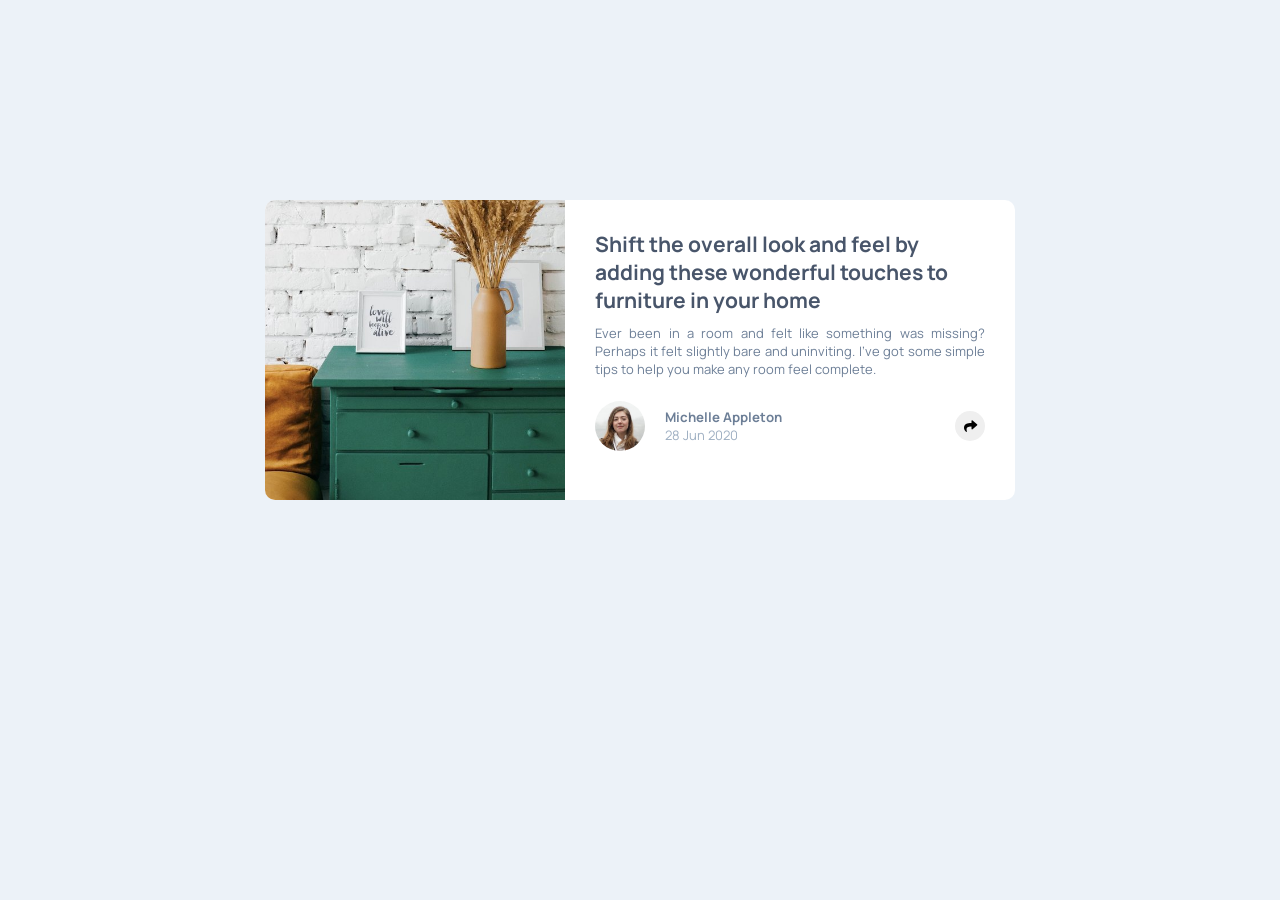
<file: Front_end/article-preview-component-master/index_challenge1.html>
<!DOCTYPE html>
<html lang="en">
<head>
  <meta charset="UTF-8">
  <meta name="viewport" content="width=device-width, initial-scale=1.0"> <!-- displays site properly based on user's device -->

  <link rel="icon" type="image/png" sizes="32x32" href="./images/favicon-32x32.png">
  
  <title>Challenge Nº 1 | Article preview component</title>
  <link rel="stylesheet" href="./index_challenge1.css"/>
  <link rel="stylesheet" href="https://cdnjs.cloudflare.com/ajax/libs/font-awesome/5.15.1/css/all.min.css" integrity="sha512-+4zCK9k+qNFUR5X+cKL9EIR+ZOhtIloNl9GIKS57V1MyNsYpYcUrUeQc9vNfzsWfV28IaLL3i96P9sdNyeRssA==" crossorigin="anonymous" />

</head>
<body>

  <div class="contenedor">
    <div class="contenedor__img">
    </div>
    <div class="contenedor__information">
      <div class="contenedor__h3">
        <h3>Shift the overall look and feel by adding these wonderful 
          touches to furniture in your home</h3>
      </div>
      <div class="contenedor__p"> 
        <p>Ever been in a room and felt like something was missing? Perhaps it felt slightly bare and uninviting. I’ve got some simple tips to help you make any room feel complete.</p>
      </div>
    <div class="contenedor__user">
        <div class="contenedor__datos">
          <div class="contenedor__user-foto">
            <img src="./images/avatar-michelle.jpg" alt="imagen-user" class="contenedor__img-user"/>
          </div>
          <div class="contenedor__datos-user">
            <h5>Michelle Appleton</h5>
            <p>28 Jun 2020</p>
          </div>
       </div>
        <button>
          <i class="fas fa-share"></i>
        </button>
        
      </div>
    </div>
  </div>

</body>
</html>
</file>
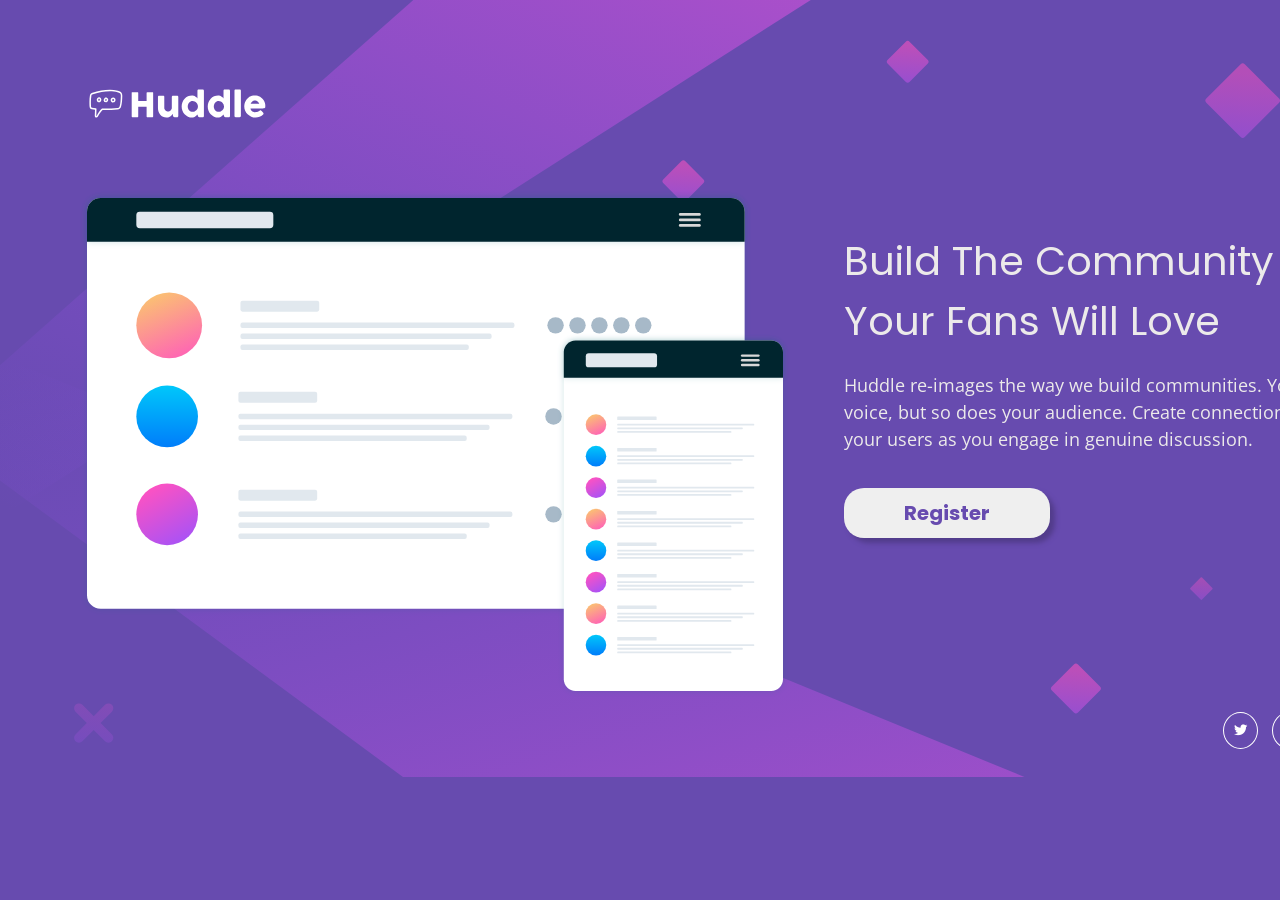
<file: Front_end/huddle-landing-page-with-single-introductory-section-master/index_challenge2.html>
<!DOCTYPE html>
<html lang="en">
<head>
  <meta charset="UTF-8">
  <meta name="viewport" content="width=device-width, initial-scale=1.0"> <!-- displays site properly based on user's device -->

  <link rel="icon" type="image/png" sizes="32x32" href="./images/favicon-32x32.png">
  
  <title>Challenge Nº 2 | Huddle landing page with single introductory section</title>
 <link rel="stylesheet" href="./index_challenge2.css"/>
 <link rel="stylesheet" href="https://cdnjs.cloudflare.com/ajax/libs/font-awesome/5.15.1/css/all.min.css"
    integrity="sha512-+4zCK9k+qNFUR5X+cKL9EIR+ZOhtIloNl9GIKS57V1MyNsYpYcUrUeQc9vNfzsWfV28IaLL3i96P9sdNyeRssA=="
    crossorigin="anonymous" />
</head>
<body>
  <header>
    <img src="./images/logo.svg" alt="logo"/>
  </header>
  <div class="contenedor">
    <img src="./images/illustration-mockups.svg" alt="logo" class="contenedor__imagen"/>
    <div class="contenedor__texto">
      <h1>
        Build The Community Your Fans Will Love
      </h1>
      <p>
        Huddle re-images the way we build communities. You have a voice, but so does your audience. Create connections with your users as you engage in genuine discussion.
      </p>
      <button>
        <a href=#>Register</a>
      </button>
    </div>
  </div>

  <footer class="footer">
    <button class="footer__icon">
      <i class="fab fa-twitter"></i>
    </button>
    <button class="footer__icon">
      <i class="fab fa-instagram"></i>
    </button>
    <button class="footer__icon">
      <i class="fab fa-facebook"></i>
    </button>
  </footer>


</body>
</html>
</file>
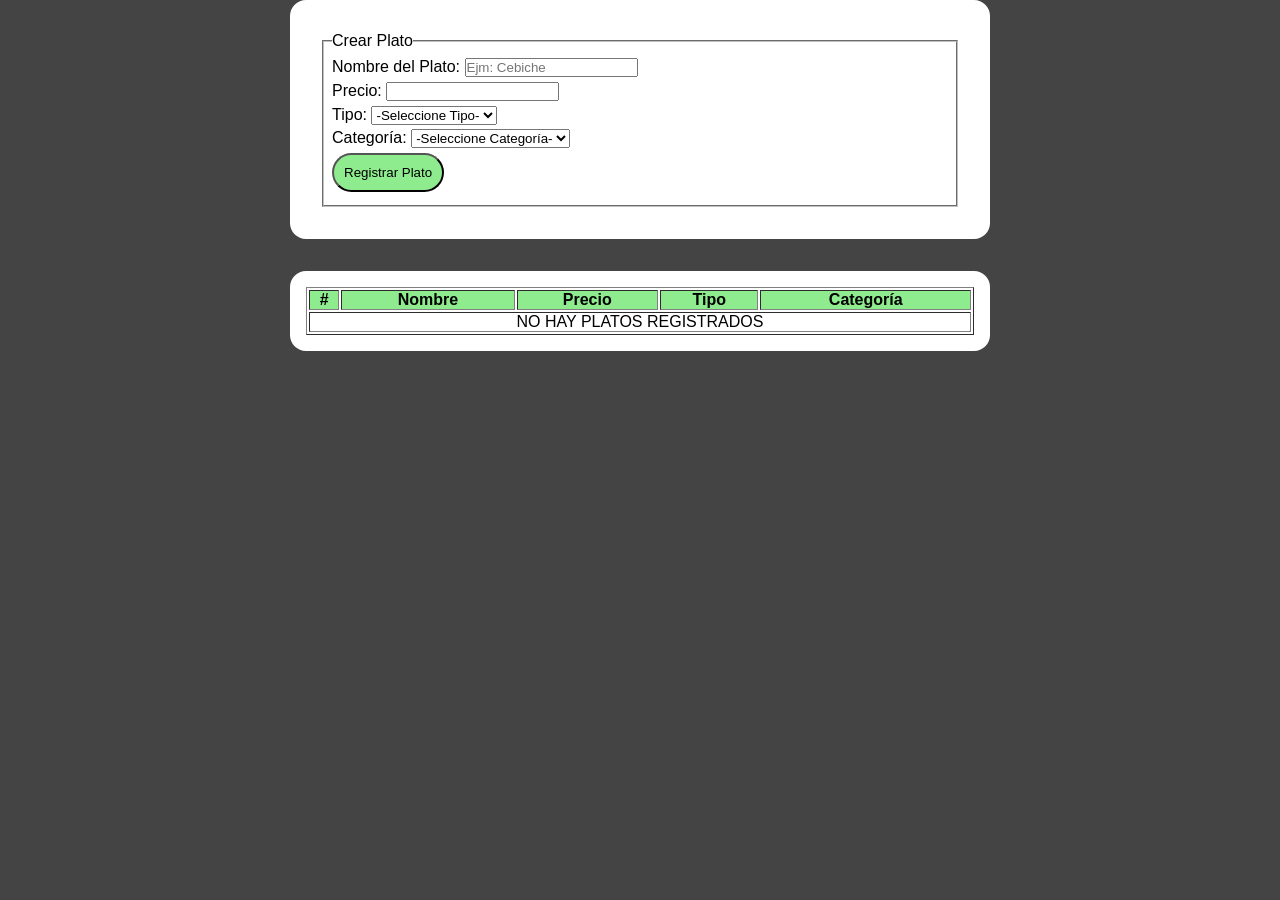
<file: Front_end/Javascript/eventos-forms2.html>
<!DOCTYPE html>
<html lang="en">

<head>
  <meta charset="UTF-8">
  <meta name="viewport" content="width=device-width, initial-scale=1.0">
  <title>Document</title>
  <style>
    * {
      margin: 0;
      box-sizing: border-box;
      padding: 0;
    }

    body {
      background-color: #444;
      font-family: sans-serif;
    }

    form {
      background-color: white;
      padding: 2em;
      max-width: 700px;
      margin: 0 auto;
      border-radius: 1em;
    }

    fieldset {
      padding: 0.5em;
      
    }

    p {
      margin-bottom: 0.3em;
    }

    .errorFormulario {
      border: 4px solid crimson;
    }

    .contenedor {
      background-color: white;
      padding: 1em;
      text-align: center;
      max-width: 700px;
      margin: 2em auto 0 auto;
      border-radius: 1em;
    }

    table {
      width: 100%;
    }

    #formRegistro{
      border-radius: 50px;
      padding: 10px;
      background-color: rgb(142, 235, 142);
    }

    thead{
      
      background-color: rgb(142, 235, 142);
    }
  </style>
</head>

<body>

  <form id="formPlatos">
    <fieldset>
      <legend>Crear Plato</legend>
      <p>
        <label for="">Nombre del Plato:</label>
        <input type="text" id="inputNombre" placeholder="Ejm: Cebiche">
      </p>
      <p>
        <label for="">Precio:</label>
        <input type="number" id="inputPrecio">
      </p>
      <p>
        <label for="">Tipo:</label>
        <select name="" id="selectTipo">
          <option value="0">-Seleccione Tipo-</option>
        </select>
      </p>
      <p>
        <label for="">Categoría:</label>
        <select name="" id="selectCategoria">
          <option value="0">-Seleccione Categoría-</option>
        </select>
      </p>
      <p>
        <button id="formRegistro" type="submit">Registrar Plato</button>
      </p>

    </fieldset>
  </form>
  <section class="contenedor">
    <table border="1">
      <thead>
        <tr>
          <th>#</th>
          <th>Nombre</th>
          <th>Precio</th>
          <th>Tipo</th>
          <th>Categoría</th>
        </tr>
      </thead>
      <tbody id="tbody">
        <tr>
          <td colspan="5">NO HAY PLATOS REGISTRADOS</td>
        </tr>
      </tbody>
    </table>
  </section>


  <script src="./eventos-forms2.js"></script>
</body>

</html>
</file>
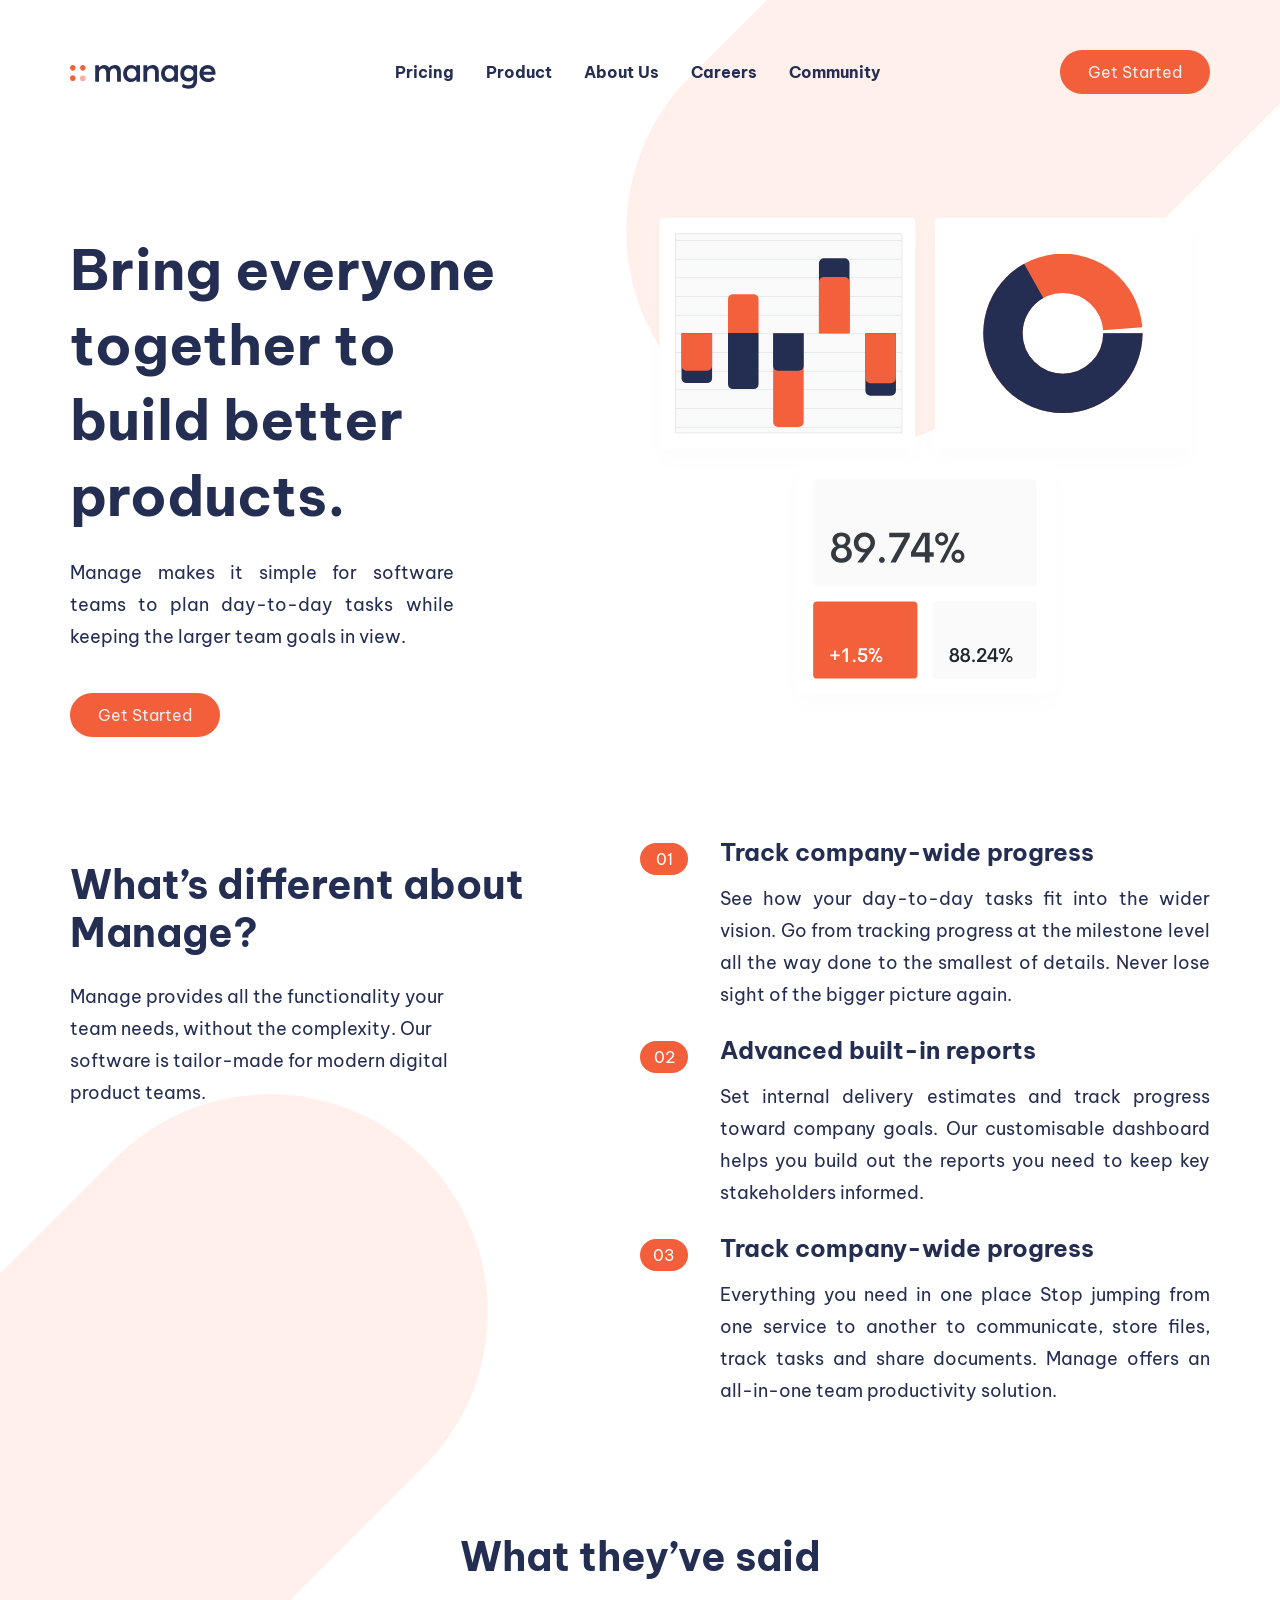
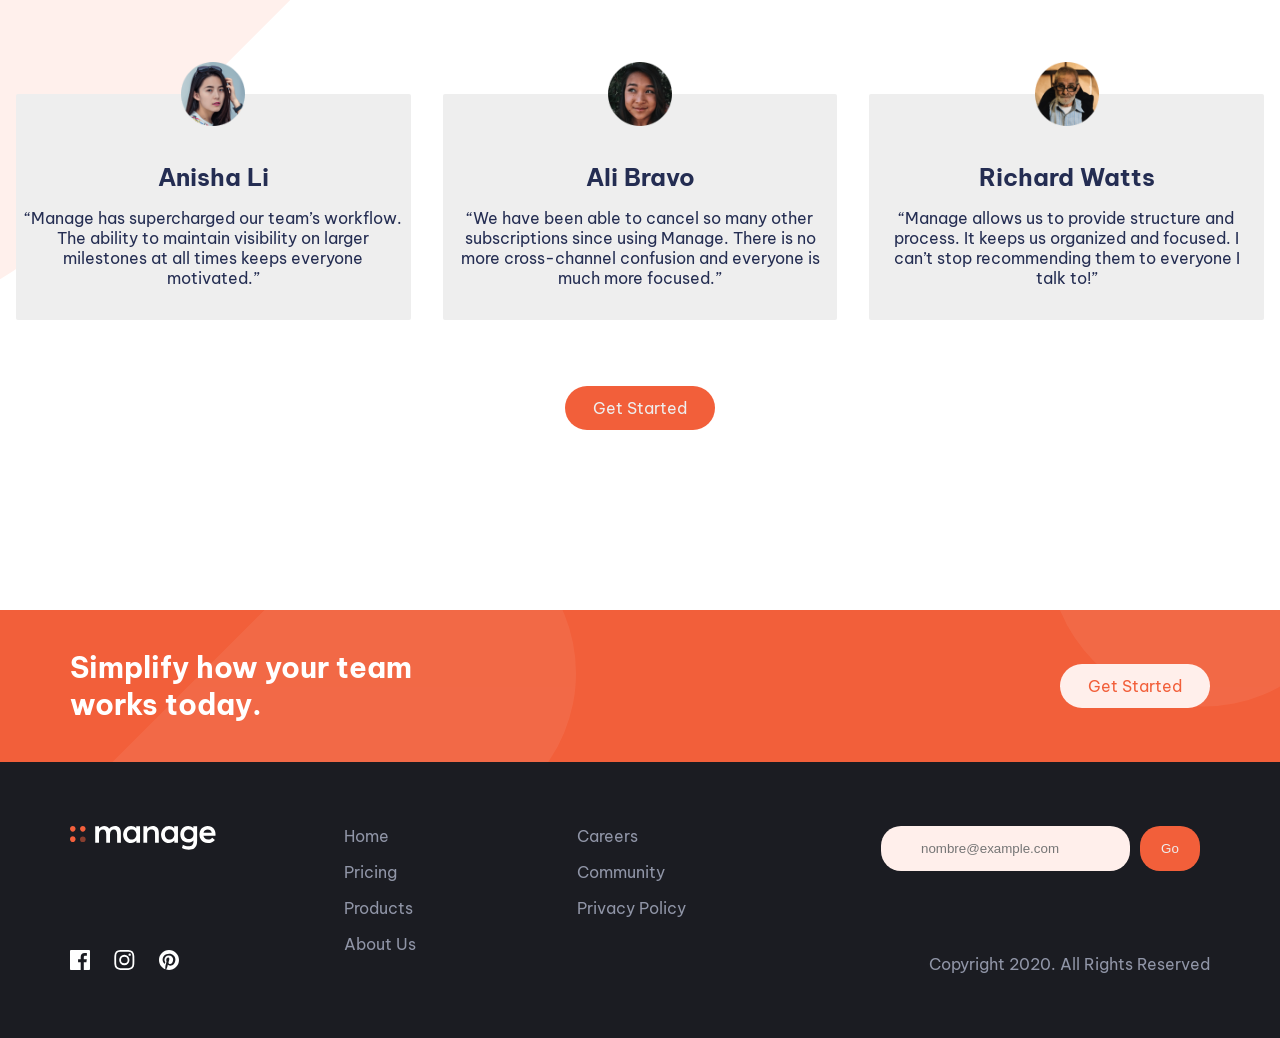
<file: Front_end/manage-landing-page-master/index_challenge3.html>
<!DOCTYPE html>
<html lang="en">
<head>
  <meta charset="UTF-8">
  <meta name="viewport" content="width=device-width, initial-scale=1.0"> <!-- displays site properly based on user's device -->

  <link rel="icon" type="image/png" sizes="32x32" href="./images/favicon-32x32.png">
  
  <title>Challenge Nº 3 | Manage landing page</title>

  <link rel="stylesheet" href="./css/estilo_challenge3.css"/>

  <!-- Feel free to remove these styles or customise in your own stylesheet 👍 -->
  <style>
    .attribution { font-size: 11px; text-align: center; }
    .attribution a { color: hsl(228, 45%, 44%); }
  </style>
</head>
<body>

  <header class="header">
    <figure class="header__logo">
      <img src="./images/logo.svg" alt="logo"/>
    </figure>
    <nav class="header__nav">
      <ul class="header__list">
        <li class="header__item"><a href="#" class="header__link">Pricing</a></li>
        <li class="header__item"><a href="#" class="header__link">Product</a></li>
        <li class="header__item"><a href="#" class="header__link">About Us</a></li>
        <li class="header__item"><a href="#" class="header__link">Careers</a></li>
        <li class="header__item"><a href="#" class="header__link">Community</a></li>
      </ul>
    </nav>
    <div class="header__button">
      <a class="btn" href="#">
        Get Started
      </a>
    </div>
    <figure class="header__menu">
      <img src="./images/icon-hamburger.svg" alt="">
    </figure>
  </header>
  <main class="main">
    <div class="fila">
      <div class="columna">
        <h1 class="columna__h1">
          Bring everyone together to build better products.
        </h1>
        <p class="columna__p" >
          Manage makes it simple for software teams to plan day-to-day tasks while keeping the larger team goals in view.

        </p>

        <div class="columna__button">
          <a class="btn" href="#">
            Get Started
          </a>
        </div>
      </div>
      <div class="columna">
        <figure class="main__banner">
          <img src="./images/illustration-intro.svg" alt=""/>
        </figure>
      </div>

      <div class="columna list">

        <h2 class="columna__h2">
          What’s different about Manage?
          
        </h2>

        <p class="columna__p2">
          Manage provides all the functionality your team needs, without the complexity. Our software is tailor-made for modern digital product teams. 
          
        </p>

        
      </div>

      <div class="columna list">
        <div class="media">
          <p class="media__number">01</p>
          <h4 class="media__title">Track company-wide progress</h4>
          <p class="media__text">
            See how your day-to-day tasks fit into the wider vision. Go from tracking progress at the milestone level all the way done to the smallest of details. Never lose sight of the bigger picture again.</p>
        </div>
        <div class="media">
          <p class="media__number">02</p>
          <h4 class="media__title">Advanced built-in reports</h4>
          <p class="media__text">
            Set internal delivery estimates and track progress toward company goals. Our customisable dashboard helps you build out the reports you need to keep key stakeholders informed.</p>
        </div>
        <div class="media">
          <p class="media__number">03</p>
          <h4 class="media__title">Track company-wide progress</h4>
          <p class="media__text">
            Everything you need in one place
            Stop jumping from one service to another to communicate, store files, track tasks and share documents. Manage offers an all-in-one team 
            productivity solution.</p>
        </div>

      </div>
      

      </div>
    </div>
  </main>
  <section class="comments">
    <h2 class="comments__title">
      What they’ve said
    </h2>
    <div class="comments__container">

      <div class="comment">
        <div class="comment__box">
          <figure class="comment__img">
            <img src="images/avatar-anisha.png">
        </figure>
        <h4 class="comment__name">
          Anisha Li
        </h4>
        <p class="comment__text">
          “Manage has supercharged our team’s workflow. The ability to maintain visibility on larger milestones at all times keeps everyone motivated.”
        </p>
        </div>
         
      </div>

      <div class="comment">
        <div class="comment__box">
          <figure class="comment__img">
            <img src="images/avatar-ali.png">
        </figure>
        <h4 class="comment__name">
          Ali Bravo
        </h4>
        <p class="comment__text">
          “We have been able to cancel so many other subscriptions since using Manage. There is no more cross-channel confusion and everyone is much 
          more focused.”
        </p>

        </div>
          
      </div>

      <div class="comment">
        <div class="comment__box">
          <figure class="comment__img">
            <img src="images/avatar-richard.png">
        </figure>
        <h4 class="comment__name">
          Richard Watts
        </h4>
        <p class="comment__text">
          “Manage allows us to provide structure and process. It keeps us organized and focused. I can’t stop recommending them to everyone I talk to!”
        </p>

        </div>
          
      </div>

    </div>
    <div class="comments__button">
      <a class="btn" href="#">Get Started</a>

    </div>
  

  </section>
 
  <footer class="footer">
    <section class="footer__title">
      <div class="wrapper title">
        <h3>
          Simplify how your team <br> works today.
        </h3>
        <a class="btn footer__button" href="#">Get Started</a>
      </div>

    </section>

    <section class="footer__info">
      <div class="wrapper info">
        <div class="footer__logo">
          <figure class="footer__img">
            <img src="./images/logo1.svg" alt="logo"/>
          </figure>
          <div class="footer__social">
            <img src="./images/icon-facebook.svg" alt=""/>
            <img src="./images/icon-instagram.svg" alt=""/>
            <img src="./images/icon-pinterest.svg" alt=""/>
          </div>
        </div>
        <ul class="footer__list">
          <li class="footer__item"><a href="" class="footer__link">Home</a></li>
          <li class="footer__item"><a href="" class="footer__link"> Pricing</a></li>
          <li class="footer__item"><a href="" class="footer__link">Products</a></li>
          <li class="footer__item"><a href="" class="footer__link">About Us</a></li>
          <li class="footer__item"><a href="" class="footer__link">Careers</a></li>
          <li class="footer__item"><a href="" class="footer__link">Community</a></li>
          <li class="footer__item"><a href="" class="footer__link">Privacy Policy</a></li>

        </ul>
        <form class="footer__form">
          <input type="email" placeholder="nombre@example.com">
          <button type="submit">Go</button>
          <span>Copyright 2020. All Rights Reserved</span>
        </form>
      </div>
    </section>

  </footer>
  
</body>
</html>
</file>
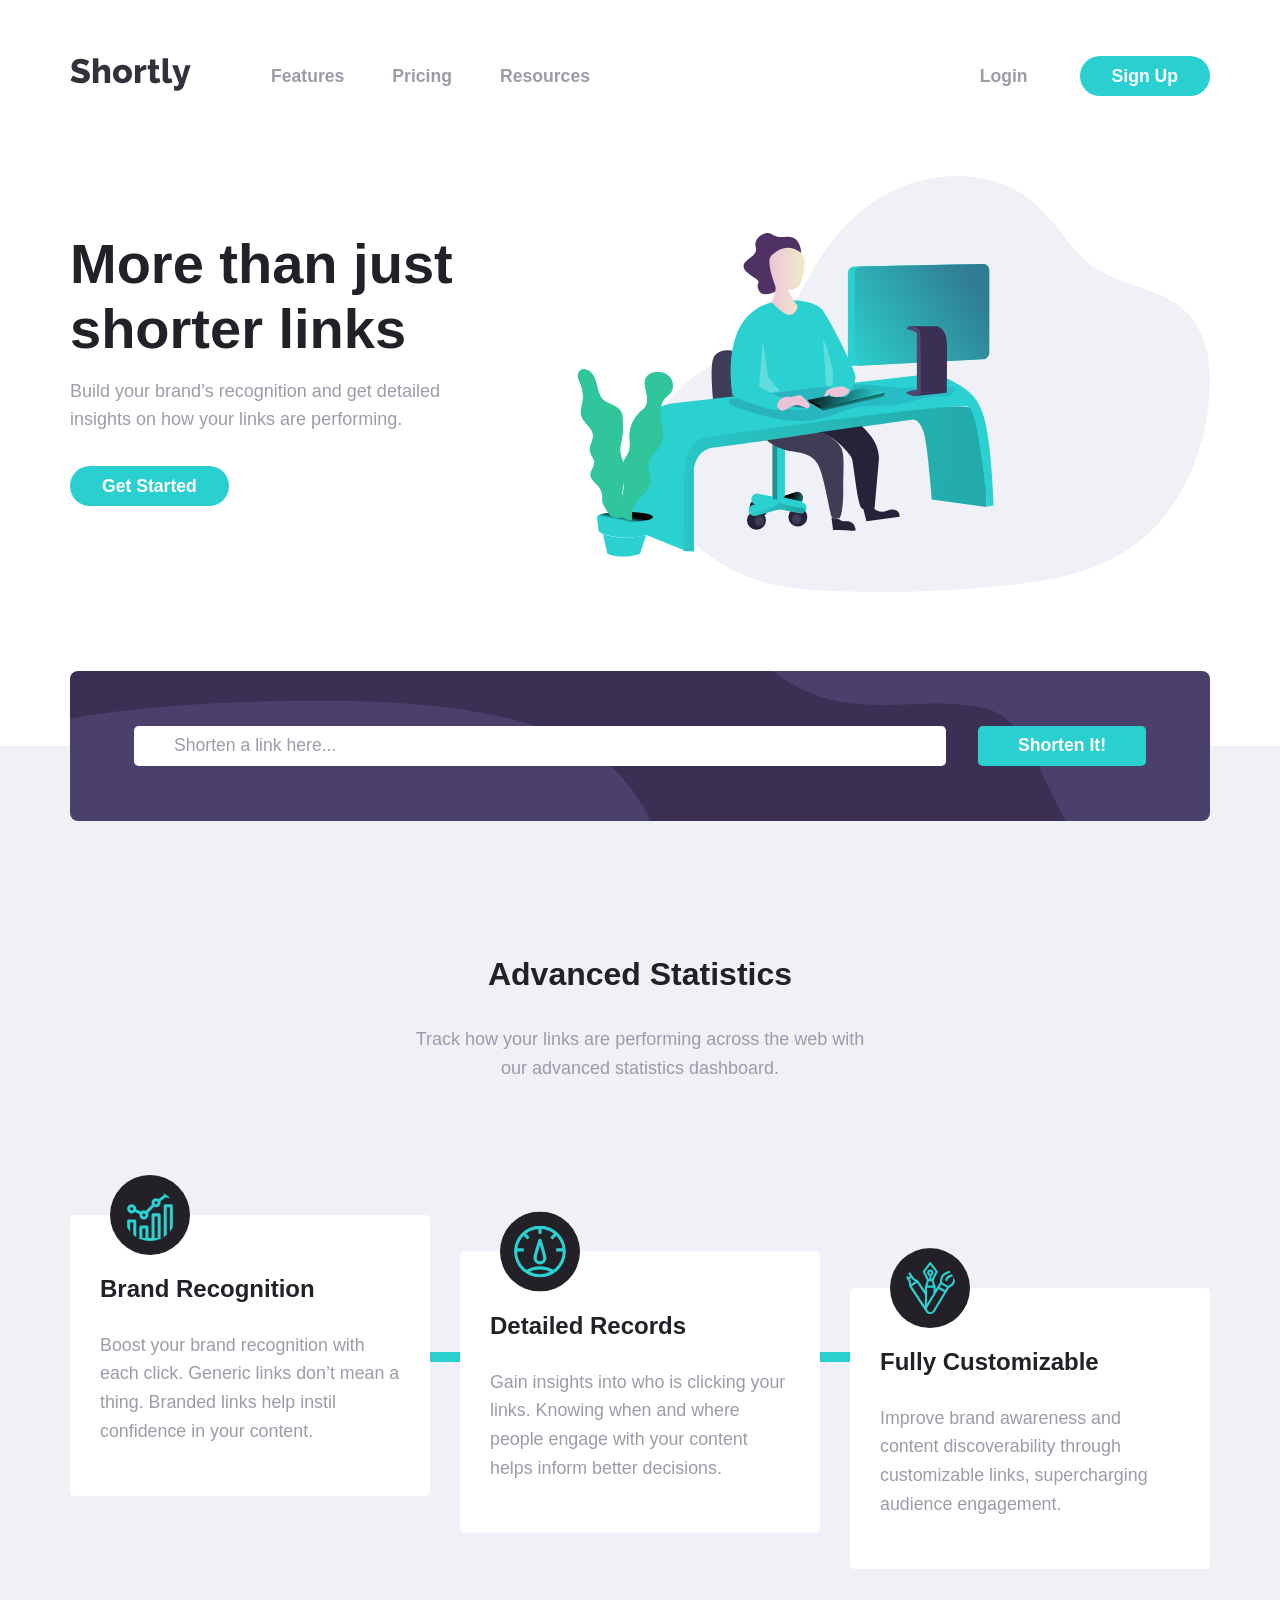
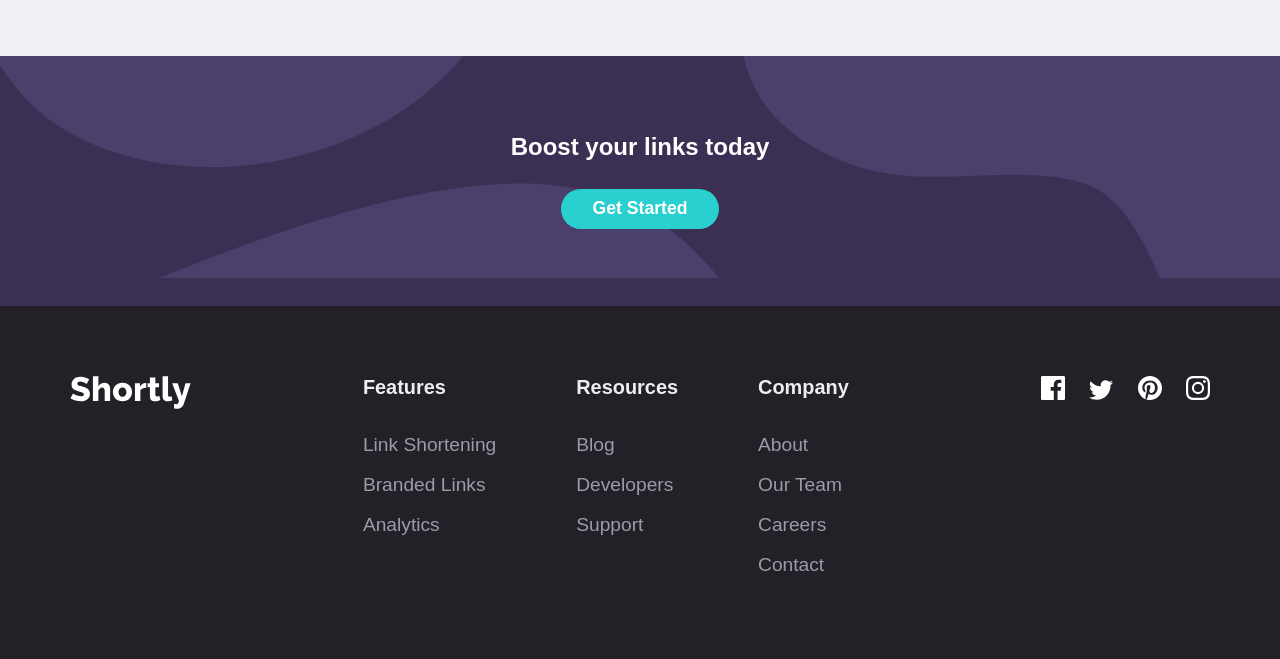
<file: Front_end/url-shortening-api-master/index_challgen4.html>
<!DOCTYPE html>
<html lang="en">
<head>
  <meta charset="UTF-8">
  <meta name="viewport" content="width=device-width, initial-scale=1.0"> <!-- displays site properly based on user's device -->

  <link rel="icon" type="image/png" sizes="32x32" href="./images/favicon-32x32.png">
  
  <title>Challenge Nº 4 | Shortly URL shortening API Challenge</title>

  <link href="css/estilos_challenge4.css" rel="stylesheet"/>
</head>
<body>

  <header class="header">
    <div class="header__menu">
      <figure class=header__logo>
        <img src="./images/logo.svg" alt="" class="logo__img"/>
      </figure>
      <nav class="header__nav">
        <ul class="nav__list">
          <li class="nav__item">
            <a class="nav__link" href="#">Features</a>
          </li>
          <li class="nav__item">
            <a class="nav__link" href="#">Pricing</a>
          </li>
          <li class="nav__item">
            <a class="nav__link" href="#">Resources</a>
          </li>
        </ul>
      </nav>
    </div>
    <div class="header__register">
      <div class="register__login">
        <a href="#" class="register__link">Login</a>
        <button class="register__button">Sign Up</button>
      </div>
    </div>
    <figure class="header__wrd">
      <img src="./images/icon-hamburger.svg" alt="">
    </figure>
  </header>
  <main class="main">
    <div class="container1">
      <div class="container1__info">
        <h1 class="container1__h1">
          More than just shorter links
        </h1>
        <p class="container1__p">
          Build your brand’s recognition and get detailed insights 
          on how your links are performing.
        </p>
        <button class="container1__button">
          Get Started
        </button>
      </div>
      <figure class="container1__img">
        <img src="images/illustration-working.svg" alt=""/>
      </figure>
    </div>
    <div class="container2">
      <div class="container2__info">
        <div class="container2__shorten">
          <div class="shorten__container">
            <form class="shorten__form">
              <input type="text" class="form__text" placeholder="Shorten a link here..."/>
              <button type="submit">Shorten It!</button>
            </form>
          </div>
         
        </div>
        <div class="container2__statistics">
          <h3  class="statistics__h3">
            Advanced Statistics
          </h3>
          <p class="statistics__p">
            Track how your links are performing across the web with our 
            advanced statistics dashboard.
          </p>
          <div class="statistics__chart">
            <div class="chart__column brand">
              <img class="column__img" src="images/icon-brand-recognition.svg" alt=""/>
              <h4 class="column__title">
                Brand Recognition
              </h4>
              <p class="column__text">
                Boost your brand recognition with each click. Generic links don’t mean a thing. Branded links help instil confidence in your content.
              </p>
            </div>
            <div class="chart__column detailed">
              <img class="column__img" src="images/icon-detailed-records.svg" alt=""/>
              <h4 class="column__title">
                Detailed Records
              </h4>
              <p class="column__text">
                Gain insights into who is clicking your links. Knowing when and where people engage with your content helps inform better decisions.
              </p>
            </div>
            <div class="chart__column fully">
              <img class="column__img" src="images/icon-fully-customizable.svg" alt=""/>
              <h4 class="column__title">
                Fully Customizable
              </h4>
              <p class="column__text">
                Improve brand awareness and content discoverability through customizable links, supercharging audience engagement.
              </p>
            </div>
          </div>
          <div class="statistics__linea">

          </div>
        </div>
      </div>
    </div>
  </main>
  <footer class="footer">
    <section class="footer__banner">
      <h3 class="footer__h3">
        Boost your links today
      </h3>
      <button class="footer__button">
        Get Started
      </button>
    </section>
    <section class="footer__contact">
      <div class="footer__container">

        <figure class="footer__logo">
          <img src="images/logo.svg" alt="logo" class="footer__img"/>
        </figure>
        <div class=footer__menu>
          <div class="footer__section">
            <h5 class="footer__title">
              Features
            </h5>
            <ul class="footer__list">
              <li class="footer__item"><a href="#" class="footer__link">Link Shortening</a></li>
              <li class="footer__item"><a href="#" class="footer__link">Branded Links</a></li>
              <li class="footer__item"><a href="#" class="footer__link">Analytics</a></li>
            </ul>
          </div>
          <div class="footer__section">
            <h5 class="footer__title">
              Resources
            </h5>
            <ul class="footer__list">
              <li class="footer__item"><a href="#" class="footer__link">Blog</a></li>
              <li class="footer__item"><a href="#" class="footer__link">Developers</a></li>
              <li class="footer__item"><a href="#" class="footer__link">Support</a></li>
            </ul>
          </div>
          <div class="footer__section">
            <h5 class="footer__title">
              Company
            </h5>
            <ul class="footer__list">
              <li class="footer__item"><a href="#" class="footer__link">About</a></li>
              <li class="footer__item"><a href="#" class="footer__link">Our Team</a></li>
              <li class="footer__item"><a href="#" class="footer__link">Careers</a></li>
              <li class="footer__item"><a href="#" class="footer__link">Contact</a></li>
            </ul>
          </div>
        </div>
        <div class="footer__social">
          <img src="./images/icon-facebook.svg" alt=""/>
          <img src="./images/icon-twitter.svg" alt=""/>
          <img src="./images/icon-pinterest.svg" alt=""/>
          <img src="./images/icon-instagram.svg" alt=""/>
        </div>
      </div>

    </section>
  </footer>

</body>
</html>
</file>
<file: Front_end/article-preview-component-master/index_challenge1.css>
@import url('https://fonts.googleapis.com/css2?family=Manrope:wght@500;700&display=swap');
*{
margin:0;
box-sizing:border-box;
padding:0;
}

body{
    
    background-color: hsl(210, 46%, 95%);
    
}
.contenedor{
    display: flex;
    width: 750px;
    height: 300px;
    border-radius: 10px;
    
    background-color:white;
    margin: 200px auto;
    
    
}


.contenedor__information{
    font-family: "Manrope",sans-serif;
    flex:1;
    padding: 30px;
}
.contenedor__img{
    background-image: url('./images/drawers.jpg');
    width: 300px;
    background-position: left;
    background-size: cover;
    border-radius: 10px 0 0 10px;
    
}

.contenedor__h3{
    
    font-size: 18px;
    font-weight: bold;
    color:hsl(217, 19%, 35%);
}

.contenedor__p{
   
    font-size: 13px;
    font-weight: medium;
    text-align: justify;
    padding: 10px 0;
    color:hsl(214, 17%, 51%);
}

.contenedor__user-foto{
    border-radius: 50%;
    width: 50px;
    height: 50px;
    background-color: violet;
    overflow: hidden;
    display: flex;
   
}

.contenedor__user{
    display: flex;
    margin-top: 10px;
    justify-content: space-between;
    align-items: center;
    
}

.contenedor__user-foto img{
    width: 100%;
}

.contenedor__datos-user{
    
    font-family: "Manrope",sans-serif;
    padding: 10px;
    
}
.contenedor__datos{
    
    display:flex;
    gap: 10px;
    align-items: center;
    
}

.contenedor__datos p{

    font-size: 13px;
    color:hsl(212, 23%, 69%);
}

.contenedor__datos h5{
    color:hsl(214, 17%, 51%)
}

button{

    border-radius: 50%;
    border: none;
    width: 30px;
    height: 30px;
}
</file>
<file: Front_end/huddle-landing-page-with-single-introductory-section-master/index_challenge2.css>
@import url("https://fonts.googleapis.com/css2?family=Poppins:wght@400;700&display=swap");

@import url('https://fonts.googleapis.com/css2?family=Open+Sans&display=swap');

* {
  margin: 0;
  box-sizing: border-box;
  padding: 0;
}

/*Variables*/
:root {
  --color-primario1: hsl(257, 40%, 49%);
  --color-primario2: hsl(300, 69%, 71%);
}
body {
  width: 1440px;
  min-height: 100vh;
  background-color: var(--color-primario1);
  background-image: url(./images/bg-desktop.svg);
  background-repeat: no-repeat;
  background-size: contain;
  padding: 80px;
  
}
header img {
  width: 190px;
}

.contenedor {
  display: flex;
  margin: 60px auto 10px auto;
  font-family: "Poppins", sans-serif;
  justify-content: center;
  gap: 55px;
}

.contenedor__texto{
    margin: 40px 0;
}

h1 {
  font-family: "Poppins", sans-serif;
  font-weight: 400;
  font-size: 2.5rem;
  text-align: left;
  color: rgb(236, 234, 234);
}


p{
    font-family: 'Open Sans', sans-serif;
    font-weight: 400;
    color: rgb(236, 234, 234);
    font-size: 1.15rem;
    line-height: 1.7rem;
    padding: 20px 0;
}

button a{
    text-decoration: none;
    font-family: "Poppins", sans-serif;
    font-weight: 700;
    color: var(--color-primario1);
    font-size: 1.5em;
}

button{
    border-radius: 20px;
    border: white 6px;
    padding: 10px 60px;
    margin:15px 0;
    box-shadow: 5px 5px 5px hsl(257, 40%, 39%);
  
    
}
button:hover{
    background-color:  hsl(300, 69%, 71%);
}

button a:hover{
  color:  rgb(236, 234, 234);
}



.footer__icon {
  background-color: transparent;
  border-radius: 50%;
  color:white;
  border: white  1px solid;
  padding: 10px;
  box-shadow: none;
  margin: 5px;
  cursor: pointer;
 
}

.footer{
  text-align: right;
  margin:0;
}
</file>
<file: Front_end/manage-landing-page-master/css/estilo_challenge3.css>
@import url("https://fonts.googleapis.com/css2?family=Be+Vietnam:wght@400;500;700&display=swap");

:root {
  --max-width: 1140px;
  --color-blue-dark: hsl(228, 39%, 23%);
  --color-orange: hsl(12, 88%, 59%);
  --pale-red: hsl(13, 100%, 96%);
  --verydark-blue: hsl(233, 12%, 12%);
  --dark-greyis: hsl(227, 12%, 61%);
}

* {
  margin: 0;
  box-sizing: border-box;
  padding: 0;
}

body {
  font-family: "Be Vietnam", sans-serif;
  /*background-image: url("../images/bg-tablet-pattern.svg");
  background-repeat: no-repeat;
  background-position: calc(100% + 10rem) -20%;
  */

  background: url("../images/bg-tablet-pattern.svg") no-repeat calc(100% + 10rem) -20%, url("../images/bg-tablet-pattern.svg") no-repeat -70% 60%;
}

header {
  max-width: var(--max-width);
  margin: 0 auto 8rem auto;
  display: flex;
  justify-content: space-between;
  align-items: center;
  height: 80px;
  padding-top: 4rem;
}

.header__list {
  display: flex;
  list-style: none;
  grid-column-gap: 2rem;
}

.header__link {
  text-decoration: none;
  color: var(--color-blue-dark);
  font-weight: 700;
}

.header__link:hover{
  color:var(--dark-greyis);
}

.header__logo{
  transform: translate(0, 25%);
}

.header__button, .columna__button, .comments__button{
  background-color: var(--color-orange);
  padding: 12px  10px;
  border-radius: 40px;
  width: 150px;
  text-align: center;
}

.header__button:hover, .columna__button:hover, .comments__button:hover{
  background-color:hsl(12, 85%, 68%);
}



.footer__button{
  background-color: var(--pale-red);
  padding: 12px  10px;
  border-radius: 40px;
  width: 150px;
  text-align: center;
}


.comments__button{
  margin:50px auto 180px auto;
}


.btn{
  color: #eee;
  text-decoration: none;
  
}

.btn.footer__button{
  color: var(--color-orange);
  text-decoration: none;
  
}
.main {
  max-width: var(--max-width);
  margin: 0 auto;
}

.fila {
  display: flex;
  flex-wrap: wrap;
}

.columna {
  flex: 50%;
  max-width: 50%;
  
}

.columna:nth-child(odd){
  padding-right: 100px;
  
}
.columna__h1 {
  color: var(--color-blue-dark);
  margin: 1.5rem 0;
  font-size: 3.5rem;
  line-height: 4.7rem;
}

.columna__h2{
  color: var(--color-blue-dark);
  margin: 1.5rem 0;
  font-size: 2.5rem;
  line-height: 3rem;
}


.columna__p{
  color: var(--color-blue-dark);
  font-size: 1.1rem;
  line-height: 2rem;
  text-align: justify;
  padding-right: 5.4rem;
  margin-bottom: 2.5rem;
}


.columna__p2{
  color: var(--color-blue-dark);
  font-size: 1.1rem;
  line-height: 2rem;

  padding-right: 5rem;
  margin-bottom: 2.5rem;
}

.media__text{
  color: var(--color-blue-dark);
  font-size: 1.1rem;
  line-height: 2rem;
  text-align: justify;
  
}


.main__banner img {
  max-width: 100%;
}

.media {
  position: relative;
  margin-bottom: 1.5rem;
}

.columna.list{
  padding-top: 100px;
}

.media__number {
  position: absolute;
  top: 6px;
  background-color: var(--color-orange);
  color: white;
  height: 2rem;
  width: 3rem;
  display: flex;
  justify-content: center;
  align-items: center;
  border-radius: 1rem;
  
}

.media__text {
  padding-left: 5rem;
}

.media__title {
  padding-left: 5rem;
  margin-bottom: 1rem;

  color: var(--color-blue-dark);
  font-size: 1.5rem;
}


.comments{
  margin: 100px 0px;
  

}



.comments__title {
  text-align: center;
  margin-bottom: 6rem;
  color: var(--color-blue-dark);
  font-size: 2.5rem;
}

.comments__container {
  display: flex;
}

.comment__box {
  background-color: #eee;
  height: 100%;
  text-align: center;
  border-radius: 2px;
  padding: 0 0.5rem 2rem 0.5rem;
}

.comment__img img {
  width: 4rem;
  height: 4rem;
  transform: translate(0, -50%);
}
.comment__name {
  margin-bottom: 1rem;
  color: var(--color-blue-dark);
  font-size:1.5rem;
}

.comment {
  flex: 1;
  padding: 1rem;
}


.comment__text{
  color: var(--color-blue-dark);
  font-size:1rem;
}

.header__menu {
  display: none;
}


.footer__title {
  background-color: var(--color-orange);
  height: 9.5rem;
  background-image: url("./../images/bg-simplify-section-desktop.svg");
  background-repeat: no-repeat;
  background-position: calc(100% + 250px) 90%;
 
}

.footer__info {
  background-color: var(--verydark-blue);
}

.wrapper {
  max-width: var(--max-width);
  margin: 0 auto;
}

.wrapper.title {
  display: flex;
  justify-content: space-between;
  align-items: center;
  height: 100%;
}

.footer__title h3 {
  color: white;
  font-size: 1.8rem;
  max-width: 350px;
}

.footer__list {
  flex: 1;
  list-style: none;
  columns: 2;
  padding-left: 8rem;
  margin-right: 1rem;
}

.footer__link {
  color: var(--dark-greyis);
  text-decoration: none;
}

.footer__link:hover{
  color: var(--color-orange);
}

.wrapper.info {
  display: flex;
  padding: 4rem 0;
}

.footer__form {
  display: flex;
  flex-wrap: wrap;
  align-content: space-between;
  justify-content: flex-end;
  width:400px;
}

.footer__form span {
  width: 100%;

  text-align: right;
}

.footer__img{
  margin-bottom: 6rem;
}

.footer__item{
  margin-bottom: 1rem;
}

.footer__social img{
  margin-right: 20px;
  cursor: pointer;
}

.footer__social img:hover{
  filter: brightness(0.5) sepia(1) hue-rotate(-40deg) saturate(5);
  
}

input[type="email"]{
  background-color:var(--pale-red);
  padding: 15px 40px;
  border-radius: 20px;
  margin-right: 10px;
  border:none;

}


button[type="submit"]{
  background-color:var(--color-orange);
 
  border-radius: 20px;
  margin-right: 10px;

  color: #eee;
  width: 60px;
  text-align: center;
  box-shadow: none;
  border:none;

}

.footer__form span{
  color: var(--dark-greyis);
}


button[type="submit"]:hover{
  background-color:hsl(12, 85%, 68%);
}


@media screen and (max-width: 1140px) {
  body {
    padding: 0 1.5rem;
  }
}

@media screen and (max-width: 768px) {
  .header{
    padding:20px;
  }
  .columna {
    flex: 100%;
    max-width: 100%;
    text-align: center;
   
  }

  .columna__p, .columna__p2{
    text-align: center;
    padding: 0;
  }

  .columna__button{
    margin: 0 auto;
  }
  .columna:nth-child(odd){
    padding: 20px;
   
  }

  .columna.list{
    padding: 20px;
  }

  .columna:nth-child(1) {
    order: 2;

  }
  .columna:nth-child(2) {
    order: 1;
  }
  .columna:nth-child(3) {
    order: 3;
  }
  .columna:nth-child(4) {
    order: 4;
  }

  .media__title {
    background-color: var(--pale-red);
    height: 2rem;
  }

  .media__text {
    padding-left: 0;
  }

  .header__nav {
    display: none;
  }

  .header__button {
    display: none;
  }

  .header__menu {
    display: block;
  }

  .comments__container {
    flex-direction: column;
  }

  .wrapper.title {
    flex-direction: column;
    justify-content: center;
    text-align: center;
    gap:30px;
    
  }

  .footer__title{
    height: 18rem;

  }

  body {
    padding: 0;
  }
.wrapper.info{
  flex-direction: column;
  align-items: center;
  position: relative;
 
}

 
  .footer__logo {
    order: 3;
    display: flex;
    flex-direction: column;
  }
  .footer__form {
    order: 1;
    text-align: center;
    justify-content: center;
    margin-bottom: 4rem;
    margin-left: 0;
    padding: 0;
  }

 
  
  .footer__list{
    order: 2;
    margin-bottom: 4rem;
    margin-left: 0;
    margin-right: 0;
    padding: 0;
  }

  .footer__form span{
    position: absolute;
    bottom: 40px;
    text-align: center;
  }

  .footer__img{
    margin: 4rem auto;
    order:2;


  }

  .footer__social img:nth-child(3){
    margin-right: 0;

  }

  .footer__social{
    margin:0 auto;
  }

  .media__number {
    position: absolute;
    top: 0px;
  }

  }

  
  @media screen and (max-width:480px){
    

    .columna__h1, .columna__h2{
      font-size: 2rem;
      line-height: 3rem;
    }

    .media__title{
      font-size: 1rem;
      padding-left: 35px;
    }
  }
</file>
<file: Front_end/url-shortening-api-master/css/estilos_challenge4.css>
* {
  margin: 0;
  box-sizing: border-box;
  padding: 0;
}

@import url("https://fonts.googleapis.com/css2?family=Poppins:wght@500;700&display=swap");

:root {
  --primary-cyan: hsl(180, 66%, 49%);
  --primary-darkviolet: hsl(257, 27%, 26%);
  --secondary-red: hsl(0, 87%, 67%);
  --neutral-gray: hsl(0, 0%, 75%);
  --neutral-grayish: hsl(257, 7%, 63%);
  --neutral-darkblue: hsl(255, 11%, 22%);
  --neutral-darkviolet: hsl(260, 8%, 14%);
  --max-width: 1140px;
}

/*
 *  HEADER
 */
.header {
  max-width: var(--max-width);
  display: flex;
  justify-content: space-between;
  margin: 3.5rem auto;
  flex: 1;
}

.header__menu {
  display: flex;
  gap: 5rem;
  align-items: center;
}

.nav__list {
  display: flex;
  gap: 3rem;
}
.nav__link,
.register__link {
  color: var(--neutral-grayish);
  text-decoration: none;
  font-family: "Poppins", sans-serif;
  font-weight: 700;
  font-size: 1.1rem;
}

.nav__link:hover,
.register__link:hover {
  color: var(--neutral-darkviolet);
}

.nav__item {
  list-style: none;
}

.register__button {
  font-family: "Poppins", sans-serif;
  font-weight: 700;
  font-size: 1.1rem;
  color: white;
  border: none;
  padding: 0.6rem 2rem;
  border-radius: 3rem;
  background-color: var(--primary-cyan);
  margin-left: 3rem;
  cursor: pointer;
}
.register__button:hover {
  filter: saturate(40%);
}

.header__wrd{
    display: none;
}
@media screen and (max-width: 1140px) {
  .header__nav, .register__login {
    display: none;
  }

  .header {
    margin-left: 30px;
    margin-right: 30px;
  }
  .header__wrd{
    display: block;
}
.header__wrd img{
    width: 40px;
    opacity: 60%;
}



}
/**  MAIN **/

.main {
  font-family: "Poppins", sans-serif;
}

.container1 {
  max-width: var(--max-width);
  margin: 80px auto;
  display: flex;
  justify-content: center;
  gap: 1rem;
}

.container1__info {
  flex: 50%;
}

.container1__h1 {
  color: var(--neutral-darkviolet);
  font-size: 3.5rem;
  margin-bottom: 1rem;
  padding-top: 3.4rem;
  font-weight: 700;
}

.container1__p {
  color: var(--neutral-grayish);
  font-size: 1.125rem;
  margin-bottom: 2rem;
  line-height: 1.8rem;
  padding-right: 7rem;
}

.container1__button {
  font-family: "Poppins", sans-serif;
  font-weight: 700;
  font-size: 1.1rem;
  color: white;
  border: none;
  padding: 0.6rem 2rem;
  border-radius: 3rem;
  background-color: var(--primary-cyan);
  cursor: pointer;
}

.container1__button:hover {
  filter: saturate(40%);
}

.container1__img img {
  width: 100%;
}

@media screen and (max-width: 1140px){

    .container1{
        padding-left: 30px;
        padding-right: 30px;
    }

}


@media screen and (max-width: 970px){

        .container1__img {
            width: 70%;
            position: relative;
            top: 80px;
            
          }
}

@media screen and (max-width: 840px){

    .container1 {
        flex-direction: column-reverse;
        padding-bottom: 40px;
        align-items: center;
        gap:60px;
        margin-bottom: 40px;

    
      }
    .container1__info {
        text-align: center;
      }

      .container1__img {
        width: 100%;
        
      }

      .container1__p {
        padding: 0px;
        font-size: 1.5rem;
      }

      .container1__h1 {
       
        font-size: 3rem;
      }


}


/*MAIN CONTAINER "*/

.container2 {
  background-color: rgb(239, 241, 247);
  position: relative;
  margin-top: 150px;
}

.container2__info {
  max-width: var(--max-width);
  margin: 0px auto;
}

.container2__shorten {
  min-width: var(--max-width);
  position: absolute;
  top: -75px;
}

.shorten__container {
  background-color: var(--primary-darkviolet);
  height: 150px;
  border-radius: 8px;
  background-image: url(../images/bg-shorten-desktop.svg);
  background-size: 100%;
  background-repeat: no-repeat;
  display: flex;
  justify-content: center;
}

.shorten__form {
  margin: auto 4rem;
  display: flex;
  justify-content: space-between;
  width: 100%;
  gap: 2rem;
}

.shorten__form button {
  font-family: "Poppins", sans-serif;
  font-weight: 700;
  font-size: 1.1rem;
  color: white;
  border: none;
  padding: 0.6rem 2.5rem;
  border-radius: 0.3rem;
  background-color: var(--primary-cyan);
  cursor: pointer;
}
.shorten__form button:hover {
  filter: saturate(40%);
}

.shorten__form input {
  font-family: "Poppins", sans-serif;
  font-weight: 400;
  font-size: 1.1rem;
  color: white;
  border: none;
  padding: 0.6rem 2.5rem;
  border-radius: 0.3rem;
  background-color: white;
  cursor: pointer;
  flex: 2;
  outline: none;
}

::placeholder {
  color: var(--neutral-grayish);
  text-align: left;
}

.shorten__form input:hover {
  box-shadow: 0px 0px 0px 3px var(--secondary-red);
}

input:hover::placeholder {
  color: var(--secondary-red);
}


@media screen and (max-width: 1140px){

    .shorten__container {
        max-width:100%;
        margin-left:30px;
        margin-right:30px;
      }


      .container2__shorten {
        min-width: 100%;
      }


      .shorten__container {
        
        background-size: cover;
        background-position: calc(100% + 50px) calc(100% + 0px);
        background-repeat: no-repeat;
        
}

}


@media screen and (max-width: 640px){

    .shorten__form {
        flex-direction: column;
        margin: 0 auto;
        padding:20px;
      }
    .shorten__container {
        background-image: url(../images/bg-shorten-mobile.svg);
        background-size: contain;
        background-position: calc(100% + 50px) calc(100% - 40px);
        background-repeat: no-repeat;
        
}
}





/*MAIN  STATISTICS*/
.container2__statistics {
  padding-bottom: 150px;
}

.statistics__h3 {
  padding-top: 210px;
  color: var(--neutral-darkviolet);
  font-size: 2rem;
  font-weight: 700;
  text-align: center;
  padding-bottom: 2rem;
}

.statistics__p {
  color: var(--neutral-grayish);
  font-size: 1.125rem;
  margin-bottom: 2rem;
  line-height: 1.8rem;
  padding: 0 21rem;
  text-align: center;
}

.statistics__chart {
  display: flex;
  justify-content: space-between;
  padding-top: 100px;
}

.chart__column {
  background-color: white;

  width: 360px;
  border-radius: 5px;
  position: relative;
}

.column__title {
  color: var(--neutral-darkviolet);
  font-size: 1.5rem;
  font-weight: 700;
  text-align: left;
  padding: 60px 30px 18px 30px;
}

.column__text {
  color: var(--neutral-grayish);
  font-size: 1.115rem;
  font-weight: 400;
  text-align: left;
  padding: 10px 30px 50px 30px;
  line-height: 1.8rem;
}

.column__img {
  background-color: var(--neutral-darkviolet);
  padding: 14px;
  border-radius: 50%;
  position: absolute;
  transform: translate(50%, -50%);
  width: 80px;
}

.chart__column.brand {
  position: relative;
  z-index: 2;
}

.chart__column.detailed {
  position: relative;
  transform: translate(0, 13%);
  z-index: 1;
}

.chart__column.fully {
  position: relative;
  transform: translate(0, 26%);
  z-index: 1;
}

.statistics__linea {
  background-color: var(--primary-cyan);
  height: 10px;
  position: relative;
  transform: translate(0, -9rem);
  z-index: 0;
}



@media screen and (max-width: 1140px){

    .statistics__p{
        padding-left:30px;
        padding-right:30px;
    }

    .chart__column {
       
        width: 290px;
    }

    .container2__statistics {
        padding-right: 30px;
        padding-left: 30px;
      }
     .column__text {
        padding: 10px 20px 50px 20px;
     }
     .column__title {
        padding: 60px 20px 18px 20px;
      }


}

@media screen and (max-width: 970px){

   

    .chart__column {
       
        width: 190px;
    }




}

@media screen and (max-width: 840px){

    .statistics__chart {
        flex-direction: column;
        align-items: center;
        gap:70px;
      }

      .chart__column {
       
        width: 310px;
    }


    .statistics__linea {
        
        height: 700px;
        width: 10px;
        transform: translate(0, -50rem);
        margin:0 auto;
      }

      
      .container2__statistics {
        
        padding-bottom: 20px;
        max-height: 1700px;
      }


      .statistics__h3 {
        padding-top: 150px;
      }

      .container1{
          margin-bottom: 20px;
      }

      .statistics__p{
        font-size: 24px;
      }

      
}

/*Footer*/

.footer {
  font-family: "Poppins", sans-serif;
}

.footer__banner {
  background-color: var(--primary-darkviolet);
  height: 250px;
  background-image: url(../images/bg-boost-desktop.svg);
  background-size: 100%;
  background-repeat: no-repeat;
  display: flex;
  flex-direction: column;
  align-items: center;
  justify-content: center;
}

.footer__h3 {
  color: white;

  font-size: 1.5rem;
  font-weight: 700;
  text-align: left;
  padding: 0px 30px 28px 30px;
}

.footer__button {
  font-family: "Poppins", sans-serif;
  font-weight: 700;
  font-size: 1.1rem;
  color: white;
  border: none;
  padding: 0.6rem 2rem;
  border-radius: 3rem;
  background-color: var(--primary-cyan);
  cursor: pointer;
}
.footer__button:hover {
  filter: saturate(40%);
}

.footer__contact {
  background-color: var(--neutral-darkviolet);
  background-size: 100%;
  background-repeat: no-repeat;
}

.footer__container {
  max-width: var(--max-width);
  display: flex;
  align-items: flex-start;
  justify-content: space-between;
  margin: 0 auto;
  padding: 70px 0;
}

.footer__logo img {
  filter: invert(100%) brightness(1000%);
}
.footer__menu {
  display: flex;
  font-size: 1.5rem;
}

.footer__social img {
  margin-left: 20px;
  cursor: pointer;
}

.footer__social img:hover {
  filter: invert(60%);
}

.footer__title {
  color: #eee;
  margin-bottom: 30px;
}

.footer__link {
  color: var(--neutral-grayish);
  text-decoration: none;
  font-size: 1.2rem;
}

.footer__link:hover {
  color: var(--primary-cyan);
}
.footer__item {
  list-style-type: none;
  padding-bottom: 12px;
}

.footer__section:nth-child(1) {
  margin-right: 80px;
}

.footer__section:nth-child(2) {
  margin-right: 80px;
}



@media screen and (max-width:1140px){

    .footer__container {
        flex-direction: column;
        align-items: center;
        gap:40px;
    }

    .footer__banner {
        
        background-size: cover;
        background-position: calc(100% + 100px) calc(100% + 0px);
        background-repeat: no-repeat;
        
}
}

@media screen and (max-width:840px){
    .footer__menu {
        flex-direction: column;
        align-items: center;

      }
      .footer__section{

      text-align: center;
      padding-bottom: 30px;
      }
      .footer__section:nth-child(1) {
        margin-right: 0px;
      }
      .footer__section:nth-child(2) {
        margin-right: 0px;
      }

      .footer__section:nth-child(0) {
        margin-right: 0px;
      }


      .footer__banner {
        background-image: url(../images/bg-boost-mobile.svg);

        
}

    }
</file>
